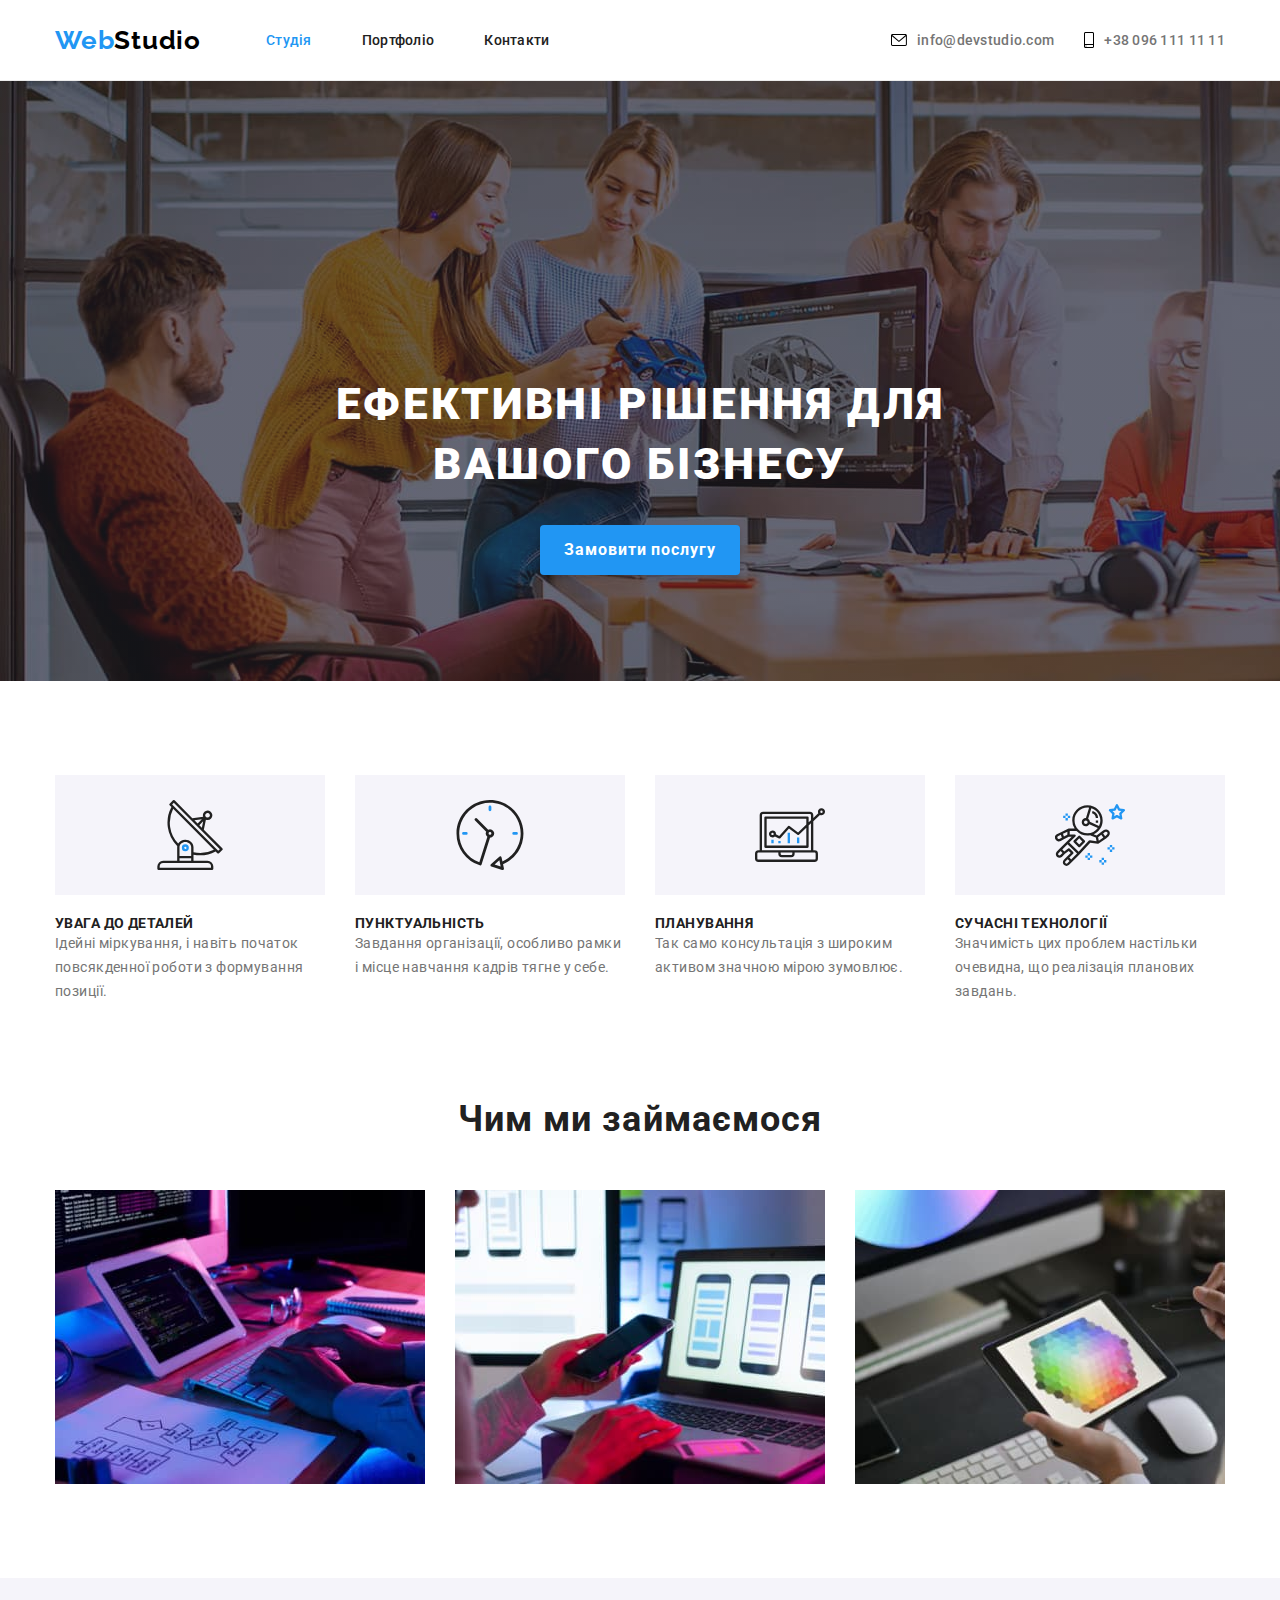
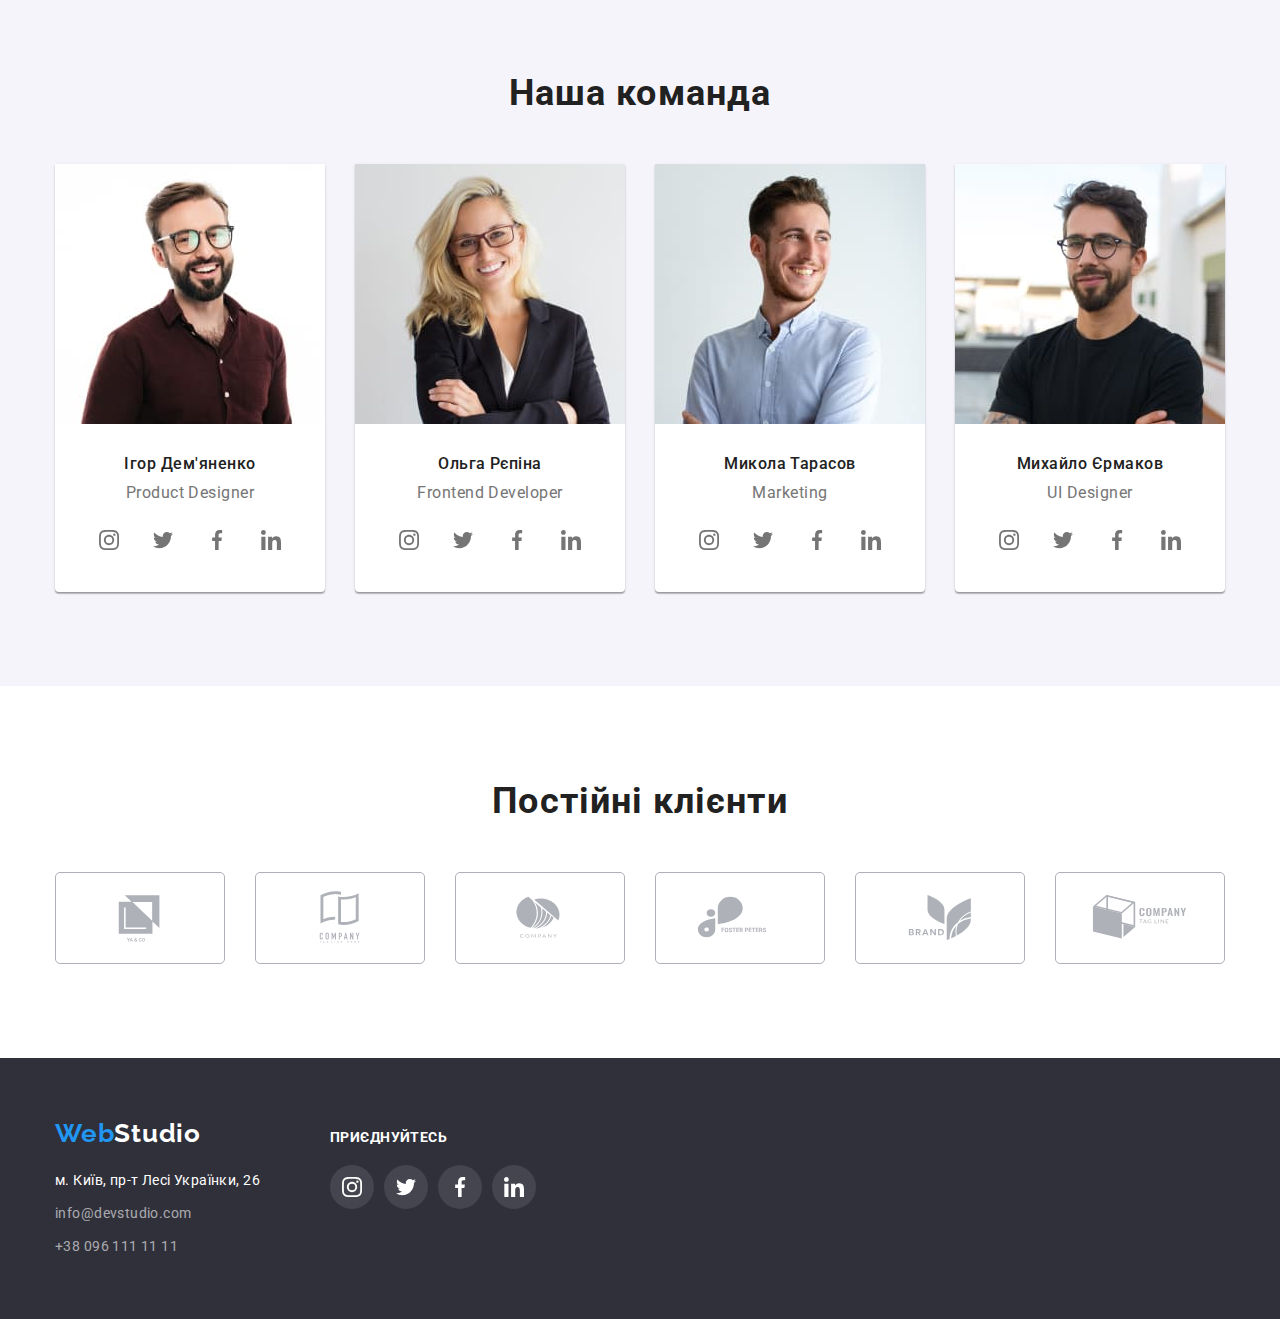
<file: index.html>
<!DOCTYPE html>
<html lang="uk">
  <head>
    <meta charset="UTF-8" />
    <meta http-equiv="X-UA-Compatible" content="IE=edge" />
    <meta name="viewport" content="width=device-width, initial-scale=1.0" />
    <link
      rel="stylesheet"
      href="https://cdnjs.cloudflare.com/ajax/libs/modern-normalize/1.1.0/modern-normalize.min.css"
    />
    <title lang="en">WebStudio</title>
    <link rel="preconnect" href="https://fonts.googleapis.com" />
    <link rel="preconnect" href="https://fonts.gstatic.com" crossorigin />
    <link
      href="https://fonts.googleapis.com/css2?family=Raleway:wght@700&family=Roboto:wght@400;500;700;900&display=swap"
      rel="stylesheet"
    />
    <link rel="stylesheet" href="./css/styles.css" />
  </head>
  <body>
    <header class="header">
      <div class="container">
        <div class="header-container">
          <nav class="header-nav">
            <a lang="en" href="./index.html" class="logo"
              >Web<span class="logo-part">Studio</span></a
            >
            <ul class="site-nav list header-menu">
              <li class="item">
                <a href="./index.html" class="link current">Студія</a>
              </li>
              <li class="item">
                <a href="./portfolio.html" class="link">Портфоліо</a>
              </li>
              <li class="item">
                <a href="#" class="link">Контакти</a>
              </li>
            </ul>
          </nav>
          <ul class="auth-nav list auth-menu">
            <li class="auth-nav-item">
              <a href="mailto:info@devstudio.com" class="contact-link">
                <svg class="auth-nav-icon" width="16" height="12">
                  <use href="./images/icons.svg#icon-envelope"></use></svg
                >info@devstudio.com</a
              >
            </li>
            <li class="auth-nav-item">
              <a href="tel:+380961111111" class="contact-link">
                <svg class="auth-nav-icon" width="10" height="16">
                  <use href="./images/icons.svg#icon-smartphone"></use></svg
                >+38 096 111 11 11</a
              >
            </li>
          </ul>
        </div>
      </div>
    </header>
    <main>
      <section class="hero">
        <div class="overlay">
          <div class="container">
            <div class="hero-container">
              <h1 class="hero-name">Ефективні рішення для вашого бізнесу</h1>
              <button type="button" class="hero-button">
                Замовити послугу
              </button>
            </div>
          </div>
        </div>
      </section>
      <section>
        <div class="container">
          <div class="advantages-container">
            <h2 class="visually-hidden">Наші переваги</h2>
            <ul class="advantages-list list">
              <li class="advantage-item">
                <div class="icon-container">
                  <svg class="advantage-icon" width="70" height="70">
                    <use href="./images/icons.svg#icon-antenna"></use>
                  </svg>
                </div>
                <h3 class="advantage">Увага до деталей</h3>
                <p class="advantage-desc">
                  Ідейні міркування, і навіть початок повсякденної роботи з
                  формування позиції.
                </p>
              </li>
              <li class="advantage-item">
                <div class="icon-container">
                  <svg class="advantage-icon" width="70" height="70">
                    <use href="./images/icons.svg#icon-clock"></use>
                  </svg>
                </div>
                <h3 class="advantage">Пунктуальність</h3>
                <p class="advantage-desc">
                  Завдання організації, особливо рамки і місце навчання кадрів
                  тягне у себе.
                </p>
              </li>
              <li class="advantage-item">
                <div class="icon-container">
                  <svg class="advantage-icon" width="70" height="70">
                    <use href="./images/icons.svg#icon-diagram"></use>
                  </svg>
                </div>
                <h3 class="advantage">Планування</h3>
                <p class="advantage-desc">
                  Так само консультація з широким активом значною мірою
                  зумовлює.
                </p>
              </li>
              <li class="advantage-item">
                <div class="icon-container">
                  <svg class="advantage-icon" width="70" height="70">
                    <use href="./images/icons.svg#icon-astronaut"></use>
                  </svg>
                </div>
                <h3 class="advantage">Сучасні технології</h3>
                <p class="advantage-desc">
                  Значимість цих проблем настільки очевидна, що реалізація
                  планових завдань.
                </p>
              </li>
            </ul>
          </div>
        </div>
      </section>
      <section class="tasks-section">
        <div class="container">
          <div class="tasks-container">
            <h2 class="tasks">Чим ми займаємося</h2>
            <ul class="tasks-list list">
              <li class="task-item">
                <img
                  src="./images/main11.jpg"
                  alt="Людина працює за комп'ютером"
                  class="photo"
                />
              </li>
              <li class="task-item">
                <img
                  src="./images/main12.jpg"
                  alt="Людина працює за ноутбуком"
                  class="photo"
                />
              </li>
              <li class="task-item">
                <img
                  src="./images/main13.jpg"
                  alt="Людина працює за планшетом"
                  class="photo"
                />
              </li>
            </ul>
          </div>
        </div>
      </section>
      <section class="our-team">
        <div class="container">
          <h2 class="team">Наша команда</h2>
          <ul class="team-list list">
            <li class="team-item">
              <img
                src="./images/main21.jpg"
                alt="Усміхнений хлопець в окулярах"
                class="photo"
                width="270"
              />
              <div class="block">
                <h3 class="team-member">Ігор Дем'яненко</h3>
                <p class="member-speciality" lang="en">Product Designer</p>
                <ul class="net-list list">
                  <li class="net-item">
                    <a href="" class="net-link">
                      <svg class="net-icon" width="20" height="20">
                        <use href="./images/icons.svg#icon-instagram"></use>
                      </svg>
                    </a>
                  </li>
                  <li class="net-item">
                    <a href="" class="net-link"
                      ><svg class="net-icon" width="20" height="20">
                        <use href="./images/icons.svg#icon-twitter"></use></svg
                    ></a>
                  </li>
                  <li class="net-item">
                    <a href="" class="net-link"
                      ><svg class="net-icon" width="20" height="20">
                        <use href="./images/icons.svg#icon-facebook"></use></svg
                    ></a>
                  </li>
                  <li class="net-item">
                    <a href="" class="net-link">
                      <svg class="net-icon" width="20" height="20">
                        <use href="./images/icons.svg#icon-linkedin"></use>
                      </svg>
                    </a>
                  </li>
                </ul>
              </div>
            </li>
            <li class="team-item">
              <img
                src="./images/main22.jpg"
                alt="Усміхнена дівчина в окулярах"
                class="photo"
                width="270"
              />
              <div class="block">
                <h3 class="team-member">Ольга Рєпіна</h3>
                <p class="member-speciality" lang="en">Frontend Developer</p>
                <ul class="net-list list">
                  <li class="net-item">
                    <a href="" class="net-link">
                      <svg class="net-icon" width="20" height="20">
                        <use href="./images/icons.svg#icon-instagram"></use>
                      </svg>
                    </a>
                  </li>
                  <li class="net-item">
                    <a href="" class="net-link"
                      ><svg class="net-icon" width="20" height="20">
                        <use href="./images/icons.svg#icon-twitter"></use></svg
                    ></a>
                  </li>
                  <li class="net-item">
                    <a href="" class="net-link"
                      ><svg class="net-icon" width="20" height="20">
                        <use href="./images/icons.svg#icon-facebook"></use></svg
                    ></a>
                  </li>
                  <li class="net-item">
                    <a href="" class="net-link">
                      <svg class="net-icon" width="20" height="20">
                        <use href="./images/icons.svg#icon-linkedin"></use>
                      </svg>
                    </a>
                  </li>
                </ul>
              </div>
            </li>
            <li class="team-item">
              <img
                src="./images/main23.jpg"
                alt="Усміхнений хлопець"
                class="photo"
                width="270"
              />
              <div class="block">
                <h3 class="team-member">Микола Тарасов</h3>
                <p class="member-speciality" lang="en">Marketing</p>
                <ul class="net-list list">
                  <li class="net-item">
                    <a href="" class="net-link">
                      <svg class="net-icon" width="20" height="20">
                        <use href="./images/icons.svg#icon-instagram"></use>
                      </svg>
                    </a>
                  </li>
                  <li class="net-item">
                    <a href="" class="net-link"
                      ><svg class="net-icon" width="20" height="20">
                        <use href="./images/icons.svg#icon-twitter"></use></svg
                    ></a>
                  </li>
                  <li class="net-item">
                    <a href="" class="net-link"
                      ><svg class="net-icon" width="20" height="20">
                        <use href="./images/icons.svg#icon-facebook"></use></svg
                    ></a>
                  </li>
                  <li class="net-item">
                    <a href="" class="net-link">
                      <svg class="net-icon" width="20" height="20">
                        <use href="./images/icons.svg#icon-linkedin"></use>
                      </svg>
                    </a>
                  </li>
                </ul>
              </div>
            </li>
            <li class="team-item">
              <img
                src="./images/main24.jpg"
                alt="Хлопець в окулярах"
                class="photo"
                width="270"
              />
              <div class="block">
                <h3 class="team-member">Михайло Єрмаков</h3>
                <p class="member-speciality" lang="en">UI Designer</p>
                <ul class="net-list list">
                  <li class="net-item">
                    <a href="" class="net-link">
                      <svg class="net-icon" width="20" height="20">
                        <use href="./images/icons.svg#icon-instagram"></use>
                      </svg>
                    </a>
                  </li>
                  <li class="net-item">
                    <a href="" class="net-link"
                      ><svg class="net-icon" width="20" height="20">
                        <use href="./images/icons.svg#icon-twitter"></use></svg
                    ></a>
                  </li>
                  <li class="net-item">
                    <a href="" class="net-link"
                      ><svg class="net-icon" width="20" height="20">
                        <use href="./images/icons.svg#icon-facebook"></use></svg
                    ></a>
                  </li>
                  <li class="net-item">
                    <a href="" class="net-link">
                      <svg class="net-icon" width="20" height="20">
                        <use href="./images/icons.svg#icon-linkedin"></use>
                      </svg>
                    </a>
                  </li>
                </ul>
              </div>
            </li>
          </ul>
        </div>
      </section>
      <section>
        <div class="container">
          <h2 class="clients">Постійні клієнти</h2>
          <ul class="clients-list list">
            <li class="clients-item">
              <a href="" class="clients-link">
                <svg class="clients-icon" width="106" height="60">
                  <use href="./images/icons.svg#icon-logo1"></use>
                </svg>
              </a>
            </li>
            <li class="clients-item">
              <a href="" class="clients-link"
                ><svg class="clients-icon" width="106" height="60">
                  <use href="./images/icons.svg#icon-logo2"></use></svg
              ></a>
            </li>
            <li class="clients-item">
              <a href="" class="clients-link">
                <svg class="clients-icon" width="106" height="60">
                  <use href="./images/icons.svg#icon-logo3"></use>
                </svg>
              </a>
            </li>
            <li class="clients-item">
              <a href="" class="clients-link">
                <svg class="clients-icon" width="106" height="60">
                  <use href="./images/icons.svg#icon-logo4"></use>
                </svg>
              </a>
            </li>
            <li class="clients-item">
              <a href="" class="clients-link">
                <svg class="clients-icon" width="106" height="60">
                  <use href="./images/icons.svg#icon-logo5"></use>
                </svg>
              </a>
            </li>
            <li class="clients-item">
              <a href="" class="clients-link">
                <svg class="clients-icon" width="106" height="60">
                  <use href="./images/icons.svg#icon-logo6"></use>
                </svg>
              </a>
            </li>
          </ul>
        </div>
      </section>
    </main>
    <footer class="footer">
      <div class="container">
        <div class="container-footer">
          <div class="container-address">
            <a lang="en" href="./index.html" class="logo-footer"
              >Web<span class="logo-part-footer">Studio</span></a
            >
            <address class="address">
              <ul class="address-list list">
                <li class="address-item">
                  <a
                    href="https://goo.gl/maps/CPtrU1FHBa2aNyZL9"
                    target="_blank"
                    rel="noopener noreferrer nofollow"
                    class="address-link"
                    >м. Київ, пр-т Лесі Українки, 26</a
                  >
                </li>
                <li class="address-item">
                  <a href="mailto:info@devstudio.com" class="contact-link"
                    >info@devstudio.com</a
                  >
                </li>
                <li class="address-item">
                  <a href="tel:+380961111111" class="contact-link"
                    >+38 096 111 11 11</a
                  >
                </li>
              </ul>
            </address>
          </div>
          <div class="net-links">
            <span class="join">приєднуйтесь</span>
            <ul class="footer-list list">
              <li class="net-item">
                <a href="" class="footer-link">
                  <svg class="footer-icon" width="20" height="20">
                    <use href="./images/icons.svg#icon-instagram"></use>
                  </svg>
                </a>
              </li>
              <li class="net-item">
                <a href="" class="footer-link"
                  ><svg class="footer-icon" width="20" height="20">
                    <use href="./images/icons.svg#icon-twitter"></use></svg
                ></a>
              </li>
              <li class="net-item">
                <a href="" class="footer-link"
                  ><svg class="footer-icon" width="20" height="20">
                    <use href="./images/icons.svg#icon-facebook"></use></svg
                ></a>
              </li>
              <li class="net-item">
                <a href="" class="footer-link">
                  <svg class="footer-icon" width="20" height="20">
                    <use href="./images/icons.svg#icon-linkedin"></use>
                  </svg>
                </a>
              </li>
            </ul>
          </div>
        </div>
      </div>
    </footer>
  </body>
</html>
</file>
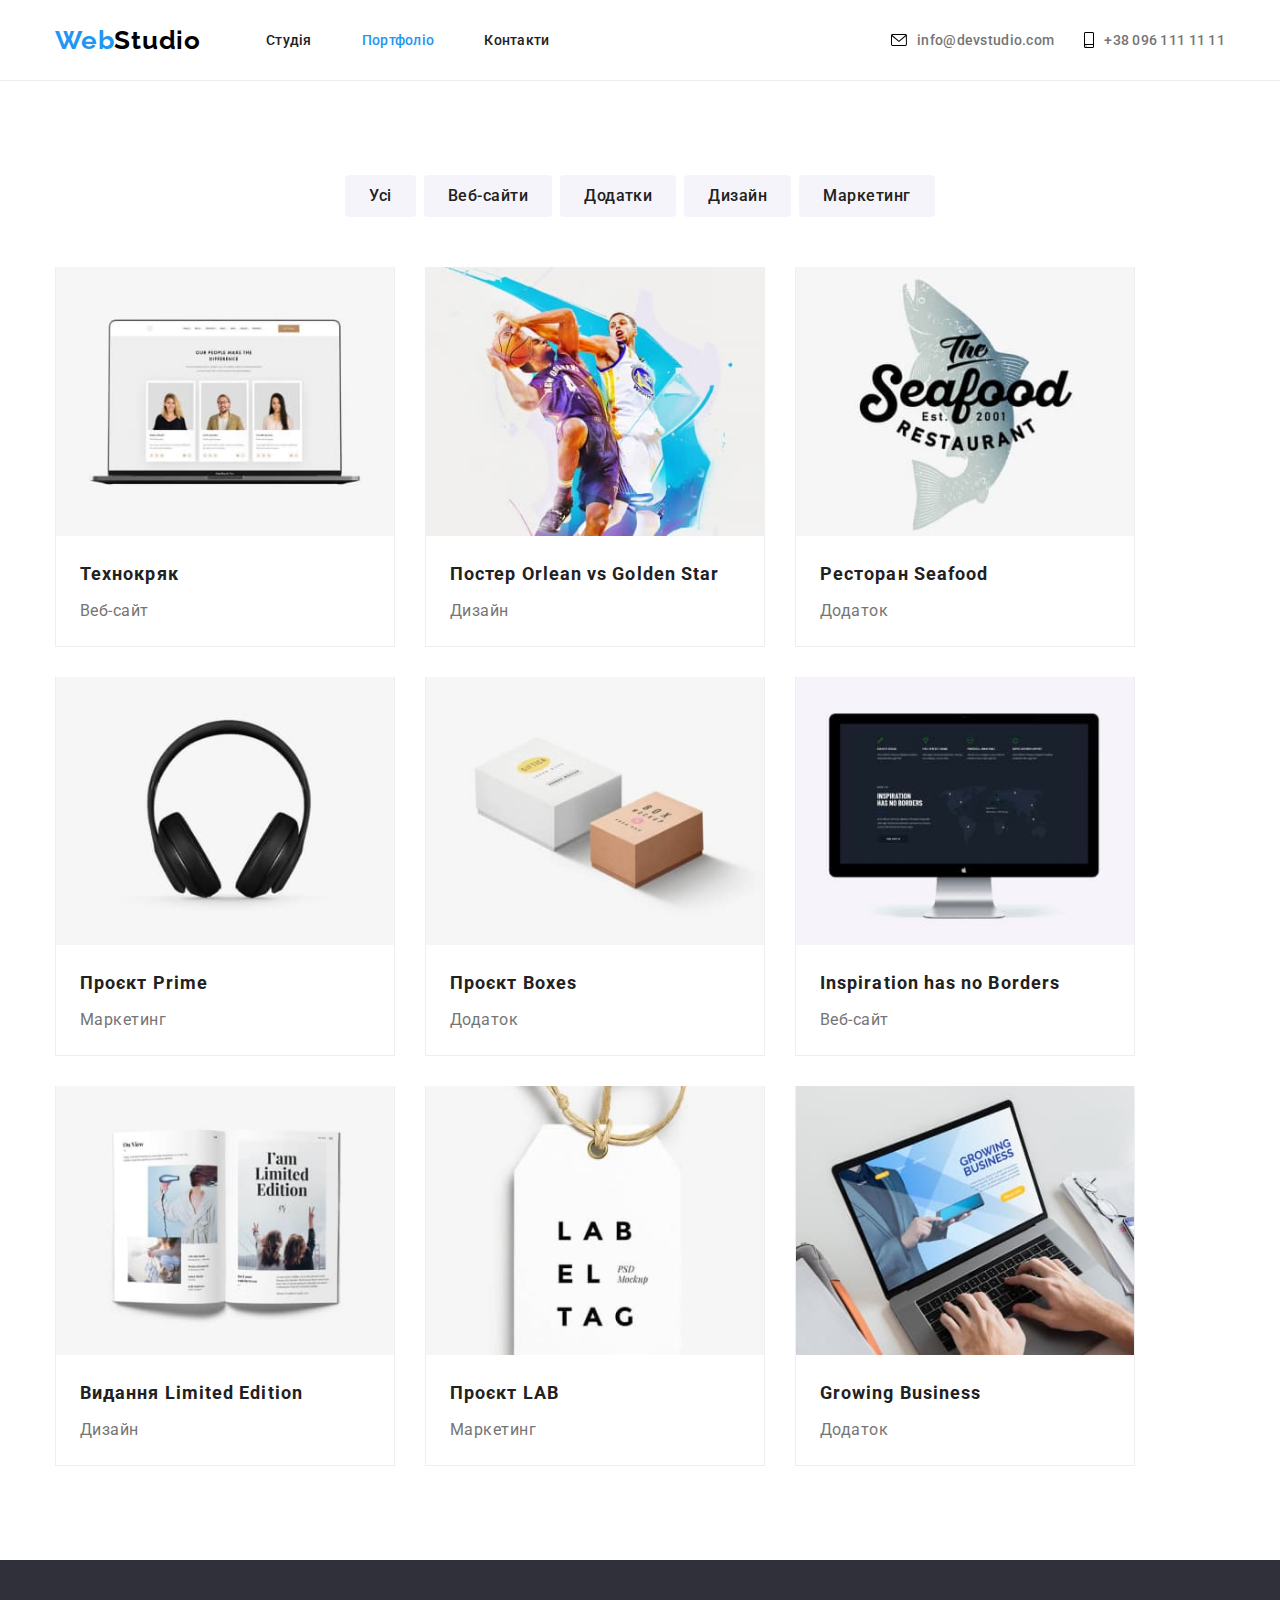
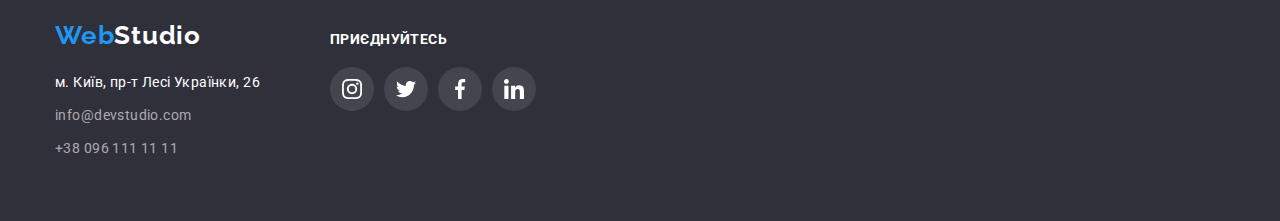
<file: portfolio.html>
<!DOCTYPE html>
<html lang="uk">
  <head>
    <meta charset="UTF-8" />
    <meta http-equiv="X-UA-Compatible" content="IE=edge" />
    <meta name="viewport" content="width=device-width, initial-scale=1.0" />
    <link
      rel="stylesheet"
      href="https://cdnjs.cloudflare.com/ajax/libs/modern-normalize/1.1.0/modern-normalize.min.css"
    />
    <title lang="en">WebStudio</title>
    <link rel="preconnect" href="https://fonts.googleapis.com" />
    <link rel="preconnect" href="https://fonts.gstatic.com" crossorigin />
    <link
      href="https://fonts.googleapis.com/css2?family=Raleway:wght@700&family=Roboto:wght@400;500;700;900&display=swap"
      rel="stylesheet"
    />
    <link rel="stylesheet" href="./css/styles.css" />
  </head>
  <body>
    <header class="header">
      <div class="container">
        <div class="header-container">
          <nav class="header-nav">
            <a lang="en" href="./index.html" class="logo"
              >Web<span class="logo-part">Studio</span></a
            >
            <ul class="site-nav list header-menu">
              <li class="item">
                <a href="./index.html" class="link">Студія</a>
              </li>
              <li class="item">
                <a href="./portfolio.html" class="link current">Портфоліо</a>
              </li>
              <li class="item">
                <a href="#" class="link">Контакти</a>
              </li>
            </ul>
          </nav>
          <ul class="auth-nav list auth-menu">
            <li class="auth-nav-item">
              <a href="mailto:info@devstudio.com" class="contact-link">
                <svg class="auth-nav-icon" width="16" height="12">
                  <use href="./images/icons.svg#icon-envelope"></use></svg
                >info@devstudio.com</a
              >
            </li>
            <li class="auth-nav-item">
              <a href="tel:+380961111111" class="contact-link">
                <svg class="auth-nav-icon" width="10" height="16">
                  <use href="./images/icons.svg#icon-smartphone"></use></svg
                >+38 096 111 11 11</a
              >
            </li>
          </ul>
        </div>
      </div>
    </header>
    <main>
      <section>
        <div class="container">
          <h1 class="visually-hidden">Портфоліо</h1>
          <ul class="filter-list list">
            <li>
              <button type="button" class="filter-button">Усі</button>
            </li>
            <li>
              <button type="button" class="filter-button">Веб-сайти</button>
            </li>
            <li>
              <button type="button" class="filter-button">Додатки</button>
            </li>
            <li>
              <button type="button" class="filter-button">Дизайн</button>
            </li>
            <li>
              <button type="button" class="filter-button">Маркетинг</button>
            </li>
          </ul>
          <ul class="projects-list list">
            <li class="project-item">
              <a href="#" class="project-link"
                ><img
                  src="./images/portfolio1.jpg"
                  alt="На ноутбуці відкритий сайт"
                  class="photo"
                  width="370"
                />
                <div class="block-project">
                  <h2 class="project">Технокряк</h2>
                  <p class="project-desc">Веб-сайт</p>
                </div></a
              >
            </li>
            <li class="project-item">
              <a href="#" class="project-link"
                ><img
                  src="./images/portfolio2.jpg"
                  alt="Боротьба за мяч між двома баскетболістами"
                  class="photo"
                  width="370"
                />
                <div class="block-project">
                  <h2 class="project">
                    Постер <span lang="en">Orlean vs Golden Star</span>
                  </h2>
                  <p class="project-desc">Дизайн</p>
                </div></a
              >
            </li>
            <li class="project-item">
              <a href="#" class="project-link"
                ><img
                  src="./images/portfolio3.jpg"
                  alt="Емблема ресторану морепродуктів"
                  class="photo"
                  width="370"
                />
                <div class="block-project">
                  <h2 class="project">
                    Ресторан <span lang="en">Seafood</span>
                  </h2>
                  <p class="project-desc">Додаток</p>
                </div></a
              >
            </li>
            <li class="project-item">
              <a href="#" class="project-link"
                ><img
                  src="./images/portfolio4.jpg"
                  alt="Повнорозмірні навушники"
                  class="photo"
                  width="370"
                />
                <div class="block-project">
                  <h2 class="project">Проєкт <span lang="en">Prime</span></h2>
                  <p class="project-desc">Маркетинг</p>
                </div></a
              >
            </li>
            <li class="project-item">
              <a href="#" class="project-link"
                ><img
                  src="./images/portfolio5.jpg"
                  alt="Дві картонні коробки"
                  class="photo"
                  width="370"
                />
                <div class="block-project">
                  <h2 class="project">Проєкт <span lang="en">Boxes</span></h2>
                  <p class="project-desc">Додаток</p>
                </div></a
              >
            </li>
            <li class="project-item">
              <a href="#" class="project-link"
                ><img
                  src="./images/portfolio6.jpg"
                  alt="На моніторі відкрито сайт"
                  class="photo"
                  width="370"
                />
                <div class="block-project">
                  <h2 class="project" lang="en">Inspiration has no Borders</h2>
                  <p class="project-desc">Веб-сайт</p>
                </div></a
              >
            </li>
            <li class="project-item">
              <a href="#" class="project-link"
                ><img
                  src="./images/portfolio7.jpg"
                  alt="Відкрита книга"
                  class="photo"
                  width="370"
                />
                <div class="block-project">
                  <h2 class="project">
                    Видання <span lang="en">Limited Edition</span>
                  </h2>
                  <p class="project-desc">Дизайн</p>
                </div></a
              >
            </li>
            <li class="project-item">
              <a href="#" class="project-link"
                ><img
                  src="./images/portfolio8.jpg"
                  alt="Бірка для одягу"
                  class="photo"
                  width="370"
                />
                <div class="block-project">
                  <h2 class="project">Проєкт <span lang="en">LAB</span></h2>
                  <p class="project-desc">Маркетинг</p>
                </div></a
              >
            </li>
            <li class="project-item">
              <a href="#" class="project-link"
                ><img
                  src="./images/portfolio9.jpg"
                  alt="Людина працює за ноутбуком"
                  class="photo"
                  width="370"
                />
                <div class="block-project">
                  <h2 class="project" lang="en">Growing Business</h2>
                  <p class="project-desc">Додаток</p>
                </div></a
              >
            </li>
          </ul>
        </div>
      </section>
    </main>
    <footer class="footer">
      <div class="container">
        <div class="container-footer">
          <div class="container-address">
            <a lang="en" href="./index.html" class="logo-footer"
              >Web<span class="logo-part-footer">Studio</span></a
            >
            <address class="address">
              <ul class="address-list list">
                <li class="address-item">
                  <a
                    href="https://goo.gl/maps/CPtrU1FHBa2aNyZL9"
                    target="_blank"
                    rel="noopener noreferrer nofollow"
                    class="address-link"
                    >м. Київ, пр-т Лесі Українки, 26</a
                  >
                </li>
                <li class="address-item">
                  <a href="mailto:info@devstudio.com" class="contact-link"
                    >info@devstudio.com</a
                  >
                </li>
                <li class="address-item">
                  <a href="tel:+380961111111" class="contact-link"
                    >+38 096 111 11 11</a
                  >
                </li>
              </ul>
            </address>
          </div>
          <div class="net-links">
            <span class="join">приєднуйтесь</span>
            <ul class="footer-list list">
              <li class="net-item">
                <a href="" class="footer-link">
                  <svg class="footer-icon" width="20" height="20">
                    <use href="./images/icons.svg#icon-instagram"></use>
                  </svg>
                </a>
              </li>
              <li class="net-item">
                <a href="" class="footer-link"
                  ><svg class="footer-icon" width="20" height="20">
                    <use href="./images/icons.svg#icon-twitter"></use></svg
                ></a>
              </li>
              <li class="net-item">
                <a href="" class="footer-link"
                  ><svg class="footer-icon" width="20" height="20">
                    <use href="./images/icons.svg#icon-facebook"></use></svg
                ></a>
              </li>
              <li class="net-item">
                <a href="" class="footer-link">
                  <svg class="footer-icon" width="20" height="20">
                    <use href="./images/icons.svg#icon-linkedin"></use>
                  </svg>
                </a>
              </li>
            </ul>
          </div>
        </div>
      </div>
    </footer>
  </body>
</html>
</file>
<file: css/styles.css>
:root {
  --primary-text-color: #757575;
  --title-text-color: #212121;
  --secondary-text-color: rgba(255, 255, 255, 0.6);
  --accent-color: #2196f3;
  --primary-white-color: #ffffff;
  --background-color: #2f303a;
  --secondary-background-color: #f5f4fa;
  --button-color: #188ce8;
  --logo-color: #000000;
  --background-color-footer: rgba(255, 255, 255, 0.1);
  --clients-link-color: #afb1b8;
  /* --card-set-gap: 30px; */
}

body {
  color: var(--primary-text-color);
  font-family: 'Roboto', sans-serif;
  font-size: 14px;
  font-weight: 400;
  background-color: var(--primary-white-color);
}
.list {
  list-style: none;
}

h1,
h2,
h3,
h4,
h5,
h6,
p,
ul {
  padding: 0;
  margin: 0;
}

.pointer {
  cursor: pointer;
}
.hero-button:hover {
  cursor: pointer;
}
.filter-button:hover {
  cursor: pointer;
}

.container {
  width: 100%;
  max-width: 1200px;
  margin: 0 auto;
  padding: 0 15px;
}
section {
  padding-top: 94px;
  padding-bottom: 94px;
}
img {
  display: block;
  max-width: 100%;
  height: auto;
}
a {
  text-decoration: none;
}
/* header */
.header {
  font-weight: 500;
  line-height: 1.17;
  letter-spacing: 0.02em;
  border-bottom: 1px solid #ececec;
}
.header-container {
  display: flex;
  justify-content: space-between;
  align-items: center;
}
.header-nav {
  display: flex;
  align-items: center;
}
.header-menu {
  display: flex;
  gap: 50px;
  margin-left: 65px;
}

.logo {
  display: block;
  font-family: 'Raleway';
  font-weight: 700;
  font-size: 26px;
  line-height: 1.19;
  letter-spacing: 0.03em;
  color: var(--accent-color);
  text-decoration: none;
  padding: 24px 0;
}

.logo-footer {
  display: block;
  font-family: 'Raleway';
  font-weight: 700;
  font-size: 26px;
  line-height: 1.19;
  letter-spacing: 0.03em;
  color: var(--accent-color);
  text-decoration: none;
}
.logo-part {
  color: var(--logo-color);
  text-decoration: none;
}

/* site nav */
.site-nav .link {
  color: var(--title-text-color);
  padding: 32px 0;
}
.link {
  text-decoration: none;
}
.site-nav .link.current {
  color: var(--accent-color);
}
.site-nav .link:hover,
.site-nav .link:focus {
  color: var(--accent-color);
}
.link {
  text-decoration: none;
}

/* auth nav */
.auth-menu {
  display: flex;
  align-items: center;
  gap: 30px;
}

.auth-nav-item {
  display: block;
  align-items: center;
}
.contact-link {
  display: flex;
  align-items: center;
}
.auth-nav-icon {
  margin-right: 10px;
}

.auth-nav .contact-link {
  color: var(--primary-text-color);
  padding: 32px 0;
}
.contact-link {
  text-decoration: none;
}
.auth-nav .contact-link:hover,
.auth-nav .contact-link:focus {
  color: var(--accent-color);
  fill: var(--accent-color);
}

.hero {
  max-width: 1600px;
  height: 600px;
  margin-left: auto;
  margin-right: auto;
  background-image: linear-gradient(
      to right,
      rgba(47, 48, 58, 0.4),
      rgba(47, 48, 58, 0.4)
    ),
    url('../images/heroimage.jpg');

  background-repeat: no-repeat;
  background-size: cover;
  color: var(--primary-white-color);
}
.overlay {
  padding: 200px 0;
}

.hero-name {
  font-weight: 900;
  font-size: 44px;
  line-height: 1.36;
  letter-spacing: 0.06em;
  text-transform: uppercase;
  max-width: 696px;
  text-align: center;
  margin-right: auto;
  margin-left: auto;
  margin-bottom: 30px;
}
.hero-button {
  width: 200px;
  height: 50px;
  display: flex;
  justify-content: center;
  align-items: center;
  font-family: inherit;
  font-weight: 700;
  font-size: 16px;
  line-height: 1.87;
  background: var(--accent-color);
  box-shadow: 0px 4px 4px rgba(0, 0, 0, 0.15);
  border-radius: 4px;
  letter-spacing: 0.06em;
  color: var(--primary-white-color);
  margin: 0 auto;
  text-align: center;
  border: none;
}

.hero-button:hover,
.hero-button:focus {
  background: var(--button-color);
  box-shadow: 0px 4px 4px rgba(0, 0, 0, 0.15);
  border-radius: 4px;
}

/* advantages */
.visually-hidden {
  position: absolute;
  white-space: nowrap;
  width: 1px;
  height: 1px;
  overflow: hidden;
  border: 0;
  padding: 0;
  clip: rect(0 0 0 0);
  clip-path: inset(50%);
  margin: -1px;
}

.advantages-list {
  display: flex;
  justify-content: space-between;
  gap: 30px;
}
.advantage-item {
  flex-basis: calc((100% - 90px) / 4);
}

.icon-container {
  height: 120px;
  margin-bottom: 20px;
  display: flex;
  align-items: center;
  justify-content: center;
  background-color: var(--secondary-background-color);
}

.advantage-icon {
  display: flex;
  align-items: center;
  justify-content: center;
}
.advantage {
  font-weight: 700;
  font-size: 14px;
  line-height: 1.17;
  letter-spacing: 0.03em;
  text-transform: uppercase;
  color: var(--title-text-color);
}
.advantage-desc {
  font-weight: 400;
  font-size: 14px;
  line-height: 1.71;
  letter-spacing: 0.03em;
  color: var(--primary-text-color);
}

/* tasks */
.tasks-section {
  padding-top: 0;
}
.tasks-list {
  display: flex;
  justify-content: center;
  gap: 30px;
}
.tasks {
  font-weight: 700;
  font-size: 36px;
  line-height: 1.17;
  letter-spacing: 0.03em;
  color: var(--title-text-color);
  text-align: center;
  margin-bottom: 50px;
}
.task-item {
  flex-basis: calc((100% - 60px) / 3);
}
/* team */
.our-team {
  background-color: var(--secondary-background-color);
  text-align: center;
}
.team-list {
  display: flex;
  justify-content: space-between;
  gap: 30px;
}
.team {
  font-weight: 700;
  font-size: 36px;
  line-height: 1.17;
  letter-spacing: 0.03em;
  color: var(--title-text-color);
  margin-bottom: 50px;
}
.team-item {
  flex-basis: calc((100% - 90px) / 4);
  background-color: var(--primary-white-color);
  box-shadow: 0px 1px 3px rgba(0, 0, 0, 0.12), 0px 1px 1px rgba(0, 0, 0, 0.14),
    0px 2px 1px rgba(0, 0, 0, 0.2);
  border-radius: 0px 0px 4px 4px;
}
.block {
  padding: 30px 30px;
}
.team-member {
  font-weight: 500;
  font-size: 16px;
  line-height: 1.19;
  letter-spacing: 0.03em;
  color: var(--title-text-color);
  margin-bottom: 10px;
}
.member-speciality {
  font-weight: 400;
  font-size: 16px;
  line-height: 1.19;
  letter-spacing: 0.03em;
  margin-bottom: 16px;
}
.net-list {
  display: flex;
  justify-content: center;
  gap: 10px;
}

.net-link {
  width: 44px;
  height: 44px;
  display: flex;
  align-items: center;
  justify-content: center;
  background: var(--primary-white-color);
  border-radius: 50%;
  fill: var(--primary-text-color);
}

.net-link:hover {
  background-color: var(--accent-color);
}
.net-link:focus {
  background-color: var(--accent-color);
}
.net-link:hover .net-icon {
  fill: var(--primary-white-color);
}
.net-link:focus .net-icon {
  fill: var(--primary-white-color);
}
/* our clients */

.clients {
  text-align: center;
  font-weight: 700;
  font-size: 36px;
  line-height: 1.17;
  letter-spacing: 0.03em;
  color: var(--title-text-color);
  margin-bottom: 50px;
}

.clients-list {
  display: flex;
  gap: 30px;
}

.clients-item {
  width: calc((100% - 150px) / 6);
  height: 92px;
}

.clients-link {
  width: 100%;
  height: 100%;
  border: 1px solid var(--clients-link-color);
  display: flex;
  align-items: center;
  justify-content: center;
  border-radius: 5px;
  fill: var(--clients-link-color);
}

.clients-link:hover {
  border: 1px solid var(--accent-color);
}
.clients-link:focus {
  border: 1px solid var(--accent-color);
}
.clients-link:hover .clients-icon {
  fill: var(--accent-color);
}
.clients-link:focus .clients-icon {
  fill: var(--accent-color);
}

/* footer */
.container-footer {
  display: flex;
  gap: 70px;
  align-items: baseline;
}
.footer {
  background-color: var(--background-color);
  padding-top: 60px;
  padding-bottom: 60px;
}

.logo-part-footer {
  color: var(--primary-white-color);
}
/* address */
.address {
  font-style: normal;
  font-weight: 400;
  font-size: 14px;
  line-height: 1.71;
  letter-spacing: 0.03em;
  margin-top: 20px;
}
.address-link {
  color: var(--primary-white-color);
  text-decoration: none;
  margin-bottom: 9px;
}
.contact-link {
  color: var(--secondary-text-color);
}
.address-item:not(:last-child) {
  margin-bottom: 9px;
}

.address-list .address-link:hover,
.address-list .address-link:focus {
  color: var(--accent-color);
}
.address-list .contact-link:hover,
.address-list .contact-link:focus {
  color: var(--accent-color);
}

.footer-list {
  display: flex;
  justify-content: center;
  gap: 10px;
}
.join {
  display: block;
  margin-bottom: 20px;
  font-weight: 700;
  font-size: 14px;
  line-height: 16px;
  letter-spacing: 0.03em;
  text-transform: uppercase;
  color: var(--primary-white-color);
}
.footer-link {
  width: 44px;
  height: 44px;
  display: flex;
  align-items: center;
  justify-content: center;
  background: var(--background-color-footer);
  border-radius: 50%;
  fill: var(--primary-white-color);
}

.footer-link:hover {
  background-color: var(--accent-color);
}
.footer-link:focus {
  background-color: var(--accent-color);
}

/* portfolio */

/* filter */

.filter-list {
  display: flex;
  justify-content: center;
  gap: 8px;
  margin-bottom: 50px;
}

.filter-button {
  font-weight: 500;
  font-size: 16px;
  font-family: inherit;
  line-height: 1.625;
  letter-spacing: 0.03em;
  background-color: var(--secondary-background-color);
  color: var(--title-text-color);
  border-radius: 4px;
  border-color: transparent;
  padding: 6px 22px;
}
.filter-list .filter-button:hover,
.filter-list .filter-button:focus {
  background-color: var(--accent-color);
  color: var(--primary-white-color);
  box-shadow: 0px 3px 1px rgba(0, 0, 0, 0.1), 0px 1px 2px rgba(0, 0, 0, 0.08),
    0px 2px 2px rgba(0, 0, 0, 0.12);
}

/* projects */

.projects-list {
  display: flex;
  flex-wrap: wrap;
  margin-top: -30px;
  margin-left: -30px;
}

.project-item {
  display: block;
  margin-top: 30px;
  margin-left: 30px;
  flex-basis: calc(100% / 3 - 60px);
  border-bottom: 1px solid #eeeeee;
  border-left: 1px solid #eeeeee;
  border-right: 1px solid #eeeeee;
}
.project-link {
  display: block;
}

.project-link:hover {
  box-shadow: 0px 1px 1px rgba(0, 0, 0, 0.12), 0px 4px 4px rgba(0, 0, 0, 0.06),
    1px 4px 6px rgba(0, 0, 0, 0.16);
}
.project-link:focus {
  box-shadow: 0px 1px 1px rgba(0, 0, 0, 0.12), 0px 4px 4px rgba(0, 0, 0, 0.06),
    1px 4px 6px rgba(0, 0, 0, 0.16);
}

.block-project {
  padding: 20px 24px;
}
.project {
  font-weight: 700;
  font-size: 18px;
  line-height: 2;
  letter-spacing: 0.06em;
  color: var(--title-text-color);
  margin-bottom: 4px;
}
.project-desc {
  font-size: 16px;
  line-height: 1.875;
  letter-spacing: 0.03em;
  color: var(--primary-text-color);
}
</file>
